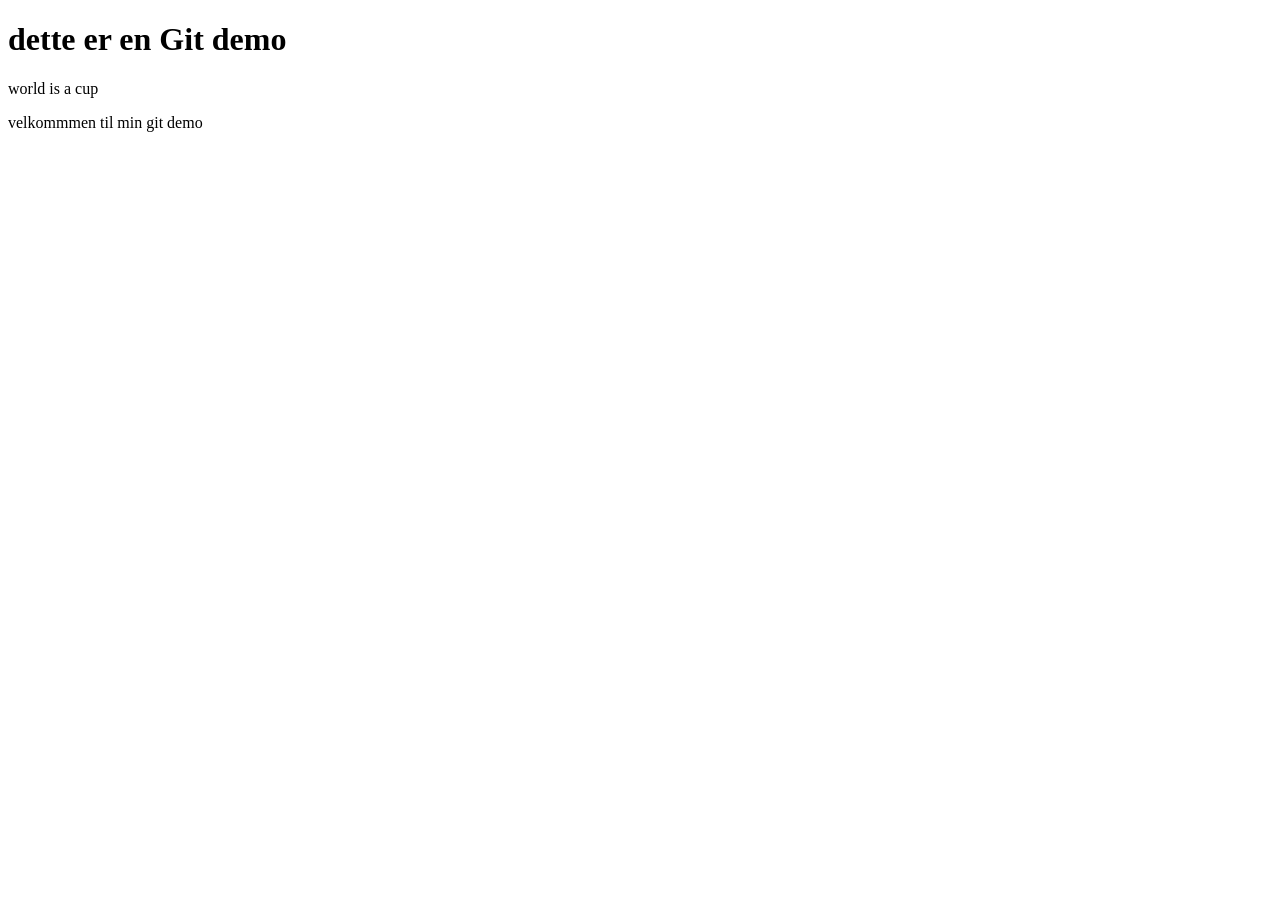
<file: index.html>
<!DOCTYPE html>
<html lang="en">
<head>
    <meta charset="UTF-8">
    <title>Title</title>
</head>
<body>

<h1>dette er en Git demo</h1>
<p>world is a cup</p>
<p>velkommmen til min git demo</p>

</body>
</html>
</file>
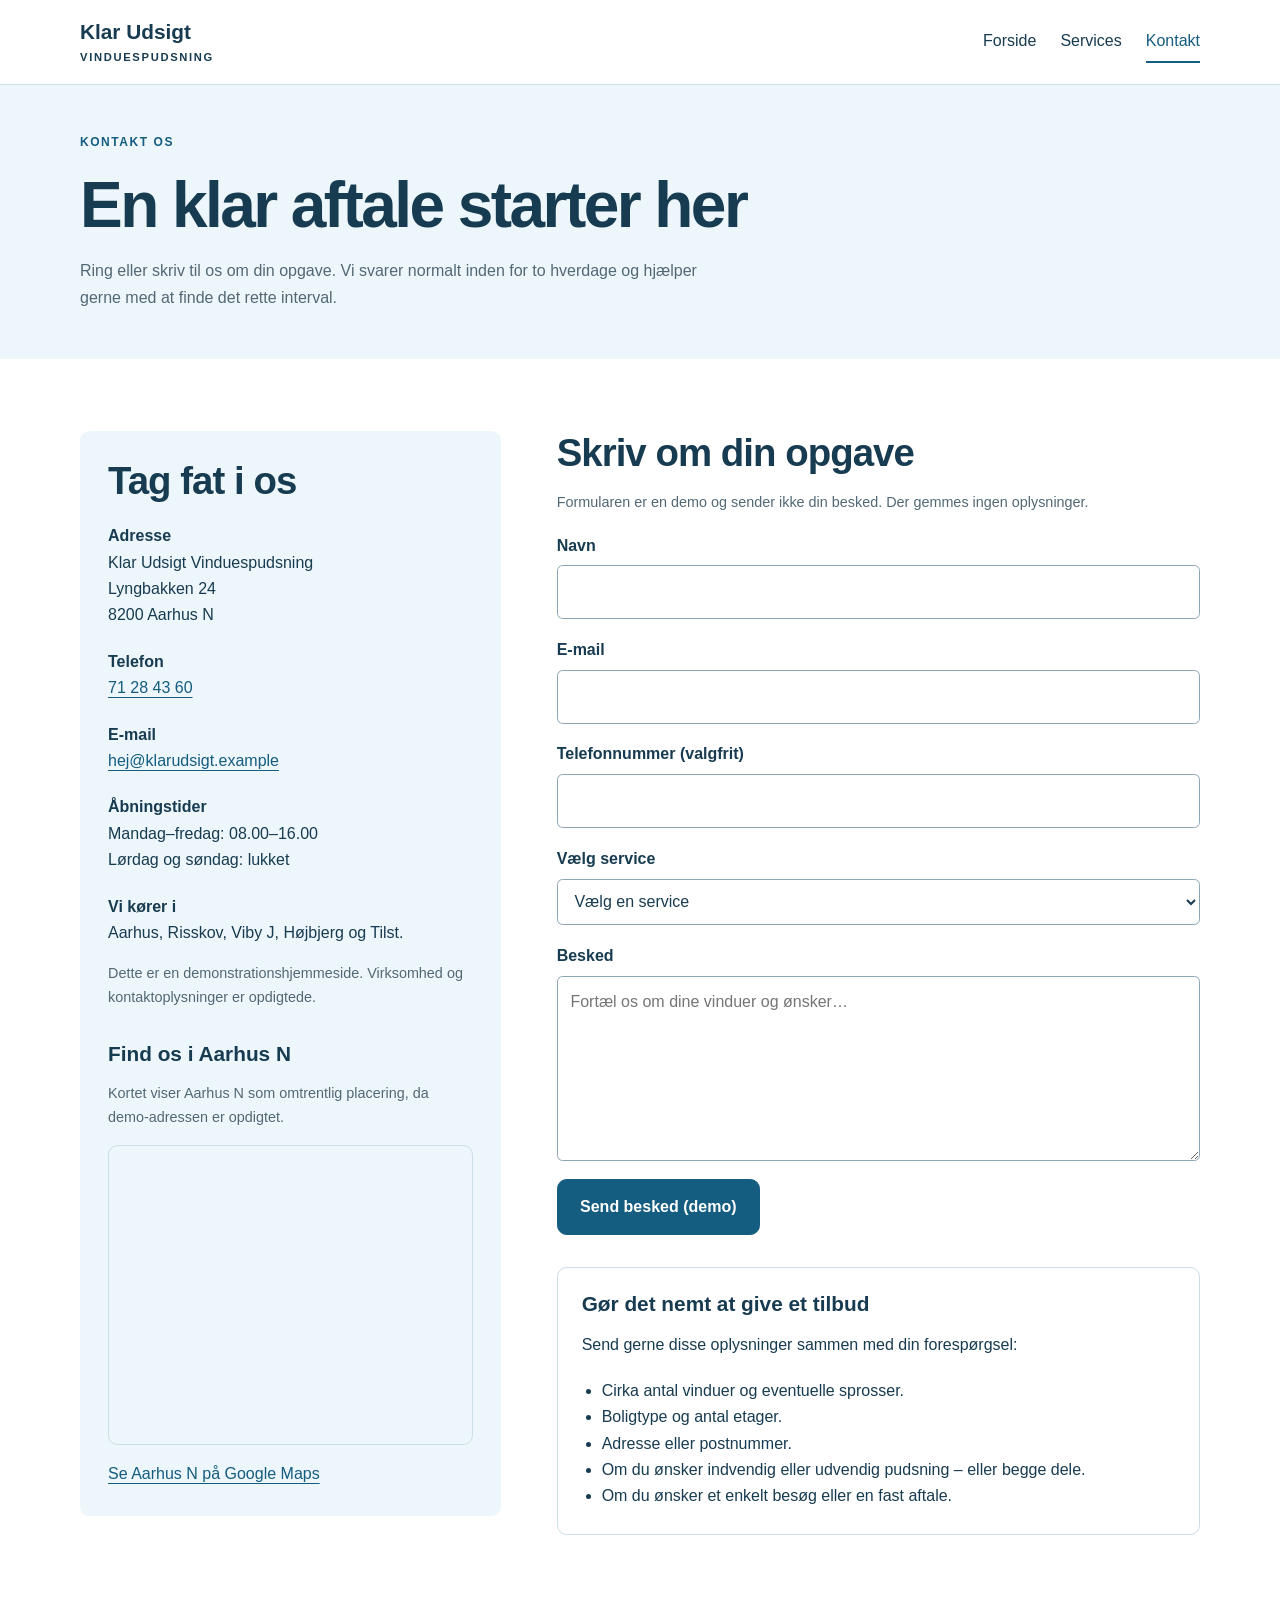
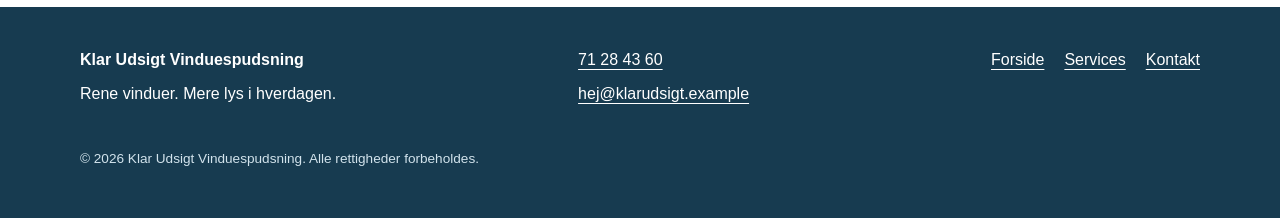
<file: window-cleaning/contact.html>
﻿<!DOCTYPE html>
<html lang="da">
<head>
    <meta charset="UTF-8">
    <meta name="viewport" content="width=device-width, initial-scale=1.0">
    <meta name="description" content="Lokal vinduespudsning til private og erhverv i Aarhus og omegn. Se vores services og kontakt Klar Udsigt.">
    <title>Kontakt | Klar Udsigt Vinduespudsning</title>
    <link rel="stylesheet" href="css/styles.css">
</head>
<body>
    <a class="skip-link" href="#main-content">Gå til sidens indhold</a>
    <!-- Fælles header og navigation -->
    <header class="site-header">
        <div class="container header-content">
            <a class="brand" href="index.html">Klar Udsigt<span>Vinduespudsning</span></a>
            <nav class="main-navigation" aria-label="Hovednavigation"><a href="index.html">Forside</a>
                <a href="services.html">Services</a>
                <a href="contact.html" aria-current="page">Kontakt</a></nav>
        </div>
    </header>
    <main id="main-content">
        <!-- Introduktion til kontakt -->
        <section class="page-intro"><div class="container"><p class="eyebrow">Kontakt os</p><h1>En klar aftale starter her</h1><p>Ring eller skriv til os om din opgave. Vi svarer normalt inden for to hverdage og hjælper gerne med at finde det rette interval.</p></div></section>
        <!-- Kontaktoplysninger og formular -->
        <section class="section">
            <div class="container contact-layout">
                <aside class="contact-details" aria-labelledby="contact-heading">
                    <h2 id="contact-heading">Tag fat i os</h2>
                    <address><dl>
                        <dt>Adresse</dt><dd>Klar Udsigt Vinduespudsning<br>Lyngbakken 24<br>8200 Aarhus N</dd>
                        <dt>Telefon</dt><dd><a href="tel:+4571284360">71 28 43 60</a></dd>
                        <dt>E-mail</dt><dd><a href="mailto:hej@klarudsigt.example">hej@klarudsigt.example</a></dd>
                        <dt>Åbningstider</dt><dd>Mandag–fredag: 08.00–16.00<br>Lørdag og søndag: lukket</dd>
                        <dt>Vi kører i</dt><dd>Aarhus, Risskov, Viby J, Højbjerg og Tilst.</dd>
                    </dl></address>
                    <p class="form-note">Dette er en demonstrationshjemmeside. Virksomhed og kontaktoplysninger er opdigtede.</p>
                    <!-- Kort over virksomhedens omtrentlige område -->
                    <section class="contact-map" aria-labelledby="map-heading">
                        <h3 id="map-heading">Find os i Aarhus N</h3>
                        <p class="form-note" id="map-note">Kortet viser Aarhus N som omtrentlig placering, da demo-adressen er opdigtet.</p>
                        <iframe
                            class="contact-map-frame"
                            title="Kort over den omtrentlige placering i Aarhus N"
                            aria-describedby="map-note"
                            src="https://www.google.com/maps?q=8200%20Aarhus%20N%2C%20Danmark&amp;output=embed"
                            width="600"
                            height="300"
                            loading="lazy"
                            referrerpolicy="no-referrer-when-downgrade">
                        </iframe>
                        <a href="https://www.google.com/maps/search/?api=1&amp;query=8200%20Aarhus%20N%2C%20Danmark">Se Aarhus N på Google Maps</a>
                    </section>
                </aside>
                <div>
                    <h2>Skriv om din opgave</h2>
                    <form class="contact-form" aria-describedby="form-note">
                        <p id="form-note" class="form-note">Formularen er en demo og sender ikke din besked. Der gemmes ingen oplysninger.</p>
                        <div class="form-field"><label for="name">Navn</label><input id="name" name="name" type="text" autocomplete="name" required></div>
                        <div class="form-field"><label for="email">E-mail</label><input id="email" name="email" type="email" autocomplete="email" required></div>
                        <div class="form-field"><label for="phone">Telefonnummer (valgfrit)</label><input id="phone" name="phone" type="tel" autocomplete="tel"></div>
                        <div class="form-field"><label for="service">Vælg service</label><select id="service" name="service" required><option value="">Vælg en service</option><option value="privat">Privat vinduespudsning</option><option value="erhverv">Erhvervsvinduespudsning</option><option value="abonnement">Fast abonnementsordning</option></select></div>
                        <div class="form-field"><label for="message">Besked</label><textarea id="message" name="message" rows="6" placeholder="Fortæl os om dine vinduer og ønsker…" required></textarea></div>
                        <button class="button" type="button" aria-describedby="form-note">Send besked (demo)</button>
                    </form>
                    <!-- Oplysninger som hjælper med et tilbud -->
                    <section class="quote-information" aria-labelledby="quote-heading"><h3 id="quote-heading">Gør det nemt at give et tilbud</h3><p>Send gerne disse oplysninger sammen med din forespørgsel:</p><ul><li>Cirka antal vinduer og eventuelle sprosser.</li><li>Boligtype og antal etager.</li><li>Adresse eller postnummer.</li><li>Om du ønsker indvendig eller udvendig pudsning – eller begge dele.</li><li>Om du ønsker et enkelt besøg eller en fast aftale.</li></ul></section>
                </div>
            </div>
        </section>
    </main>
    <!-- Fælles footer -->
    <footer class="site-footer">
        <div class="container">
            <div class="footer-content">
                <div><p><strong>Klar Udsigt Vinduespudsning</strong></p><p>Rene vinduer. Mere lys i hverdagen.</p></div>
                <div><p><a href="tel:+4571284360">71 28 43 60</a></p><p><a href="mailto:hej@klarudsigt.example">hej@klarudsigt.example</a></p></div>
                <nav class="footer-navigation" aria-label="Footernavigation"><a href="index.html">Forside</a><a href="services.html">Services</a><a href="contact.html">Kontakt</a></nav>
            </div>
            <p class="copyright">© 2026 Klar Udsigt Vinduespudsning. Alle rettigheder forbeholdes.</p>
        </div>
    </footer>
</body>
</html>
</file>
<file: window-cleaning/css/styles.css>
:root {
    --color-ink: #173b50;
    --color-muted: #526875;
    --color-primary: #145c80;
    --color-primary-hover: #0c425e;
    --color-light: #edf6fa;
    --color-white: #ffffff;
    --color-border: #cbdde6;
    --space: 1.5rem;
    --radius: 0.6rem;
    --width: 1120px;
}

* { box-sizing: border-box; }
body { margin: 0; font-family: Arial, Helvetica, sans-serif; color: var(--color-ink); background: var(--color-white); line-height: 1.65; }
img { display: block; width: 100%; height: auto; border-radius: var(--radius); }
a { color: var(--color-primary); text-underline-offset: 0.25em; }
a:hover { color: var(--color-primary-hover); }
:focus-visible { outline: 3px solid #b05a00; outline-offset: 4px; }
h1, h2, h3 { line-height: 1.15; margin: 0 0 1rem; }
h1 { font-size: clamp(2.3rem, 5vw, 4rem); letter-spacing: -0.04em; }
h2 { font-size: clamp(1.8rem, 3vw, 2.6rem); letter-spacing: -0.025em; }
h3 { font-size: 1.3rem; }
p { margin: 0 0 1.25rem; }
.container { width: min(var(--width), calc(100% - 2.5rem)); margin-inline: auto; }
.skip-link { position: absolute; top: -100px; left: 1rem; background: white; padding: 1rem; z-index: 10; }
.skip-link:focus { top: 1rem; }
.site-header { border-bottom: 1px solid var(--color-border); }
.header-content { display: flex; flex-wrap: wrap; align-items: center; justify-content: space-between; gap: 1rem; padding-block: 1.25rem; }
.brand { color: var(--color-ink); font-size: 1.3rem; font-weight: 700; text-decoration: none; line-height: 1.2; }
.brand span { display: block; font-size: 0.7rem; letter-spacing: 0.15em; text-transform: uppercase; margin-top: 0.35rem; }
.main-navigation { display: flex; gap: 1.5rem; flex-wrap: wrap; }
.main-navigation a { color: var(--color-ink); text-decoration: none; padding-block: 0.4rem; border-bottom: 2px solid transparent; }
.main-navigation a:hover, .main-navigation a[aria-current="page"] { border-color: var(--color-primary); color: var(--color-primary); }
.hero, .page-intro { background: var(--color-light); }
.hero-layout { display: grid; align-items: center; gap: 2.5rem; padding-block: 3.5rem; }
.eyebrow { font-weight: 700; font-size: 0.75rem; letter-spacing: 0.13em; text-transform: uppercase; color: var(--color-primary); margin-bottom: 1rem; }
.hero-description { max-width: 34rem; color: var(--color-muted); font-size: 1.1rem; }
.hero-image { aspect-ratio: 5 / 4; object-fit: cover; }
.button { display: inline-block; padding: 0.85rem 1.4rem; border: 1px solid var(--color-primary); border-radius: var(--radius); background: var(--color-primary); color: white; font: inherit; font-weight: 700; text-decoration: none; cursor: pointer; }
.button:hover { background: var(--color-primary-hover); color: white; }
.button-secondary { background: white; color: var(--color-primary); }
.section { padding-block: 3.5rem; }
.section-tinted { background: var(--color-light); }
.section-heading { max-width: 42rem; margin-bottom: 2rem; }
.section-heading p, .service-card p, .benefit p { color: var(--color-muted); }
.intro-layout, .card-grid, .benefits, .contact-layout, .service-detail { display: grid; gap: var(--space); }
.intro-copy { max-width: 40rem; }
.benefit { border-top: 2px solid var(--color-border); padding-top: 1.25rem; }
.benefit-number { color: var(--color-primary); font-size: 0.85rem; font-weight: 700; margin-bottom: 0.75rem; }
.service-card { border: 1px solid var(--color-border); border-radius: var(--radius); overflow: hidden; background: white; }
.service-card img { border-radius: 0; aspect-ratio: 8 / 5; object-fit: cover; }
.service-card-content { padding: 1.5rem; }
.section-action { margin-top: 2rem; }
.page-intro { padding-block: 3rem; }
.page-intro p:last-child { max-width: 40rem; margin-bottom: 0; color: var(--color-muted); }
.service-detail { align-items: center; padding-block: 2.5rem; border-bottom: 1px solid var(--color-border); gap: 2rem; }
.service-detail:first-child { padding-top: 0; }
.service-detail:last-child { border-bottom: 0; padding-bottom: 0; }
.service-detail img { aspect-ratio: 3 / 2; object-fit: cover; }
.service-detail ul { padding-left: 1.25rem; margin-bottom: 0; }
.service-detail li { margin-block: 0.45rem; }
.cta { background: var(--color-light); padding-block: 3rem; }
.cta-content { display: flex; flex-wrap: wrap; align-items: center; justify-content: space-between; gap: 1.5rem; }
.cta p { margin-bottom: 0; max-width: 36rem; }
.contact-details { padding: 1.75rem; border-radius: var(--radius); background: var(--color-light); align-self: start; }
.contact-details address { font-style: normal; }
.contact-details dt { font-weight: 700; margin-top: 1.25rem; }
.contact-details dd { margin: 0; }
.contact-map { margin-top: 2rem; }
.contact-map-frame { display: block; width: 100%; height: 300px; margin-block: 1rem; border: 1px solid var(--color-border); border-radius: var(--radius); }
.contact-form { display: grid; gap: 1.1rem; }
.form-field { display: flex; flex-direction: column; gap: 0.4rem; }
.form-field label { font-weight: 700; }
input, select, textarea { width: 100%; border: 1px solid #8ca6b4; border-radius: 0.35rem; padding: 0.8rem; color: var(--color-ink); background: white; font: inherit; }
textarea { resize: vertical; min-height: 150px; }
.form-note { color: var(--color-muted); font-size: 0.9rem; margin-bottom: 0; }
.contact-form .button { justify-self: start; }
.quote-information { margin-top: 2rem; padding: 1.5rem; border: 1px solid var(--color-border); border-radius: var(--radius); }
.quote-information ul { padding-left: 1.25rem; margin-bottom: 0; }
.site-footer { background: var(--color-ink); color: white; padding-block: 2.5rem; }
.footer-content { display: flex; flex-wrap: wrap; justify-content: space-between; gap: 2rem; }
.site-footer a { color: white; }
.site-footer p { margin-bottom: 0.5rem; }
.footer-navigation { display: flex; flex-wrap: wrap; gap: 1.25rem; }
.copyright { font-size: 0.85rem; color: #d2e3ec; margin-top: 2rem; }

@media (min-width: 640px) {
    .card-grid, .benefits { grid-template-columns: repeat(3, 1fr); }
    .section { padding-block: 4.5rem; }
}
@media (min-width: 900px) {
    .hero-layout { grid-template-columns: 1.1fr 1fr; padding-block: 4.5rem; }
    .intro-layout { grid-template-columns: 1fr 1.7fr; gap: 4rem; }
    .service-detail { grid-template-columns: 1fr 1fr; gap: 3.5rem; }
    .contact-layout { grid-template-columns: 0.85fr 1.3fr; gap: 3.5rem; }
}
</file>
